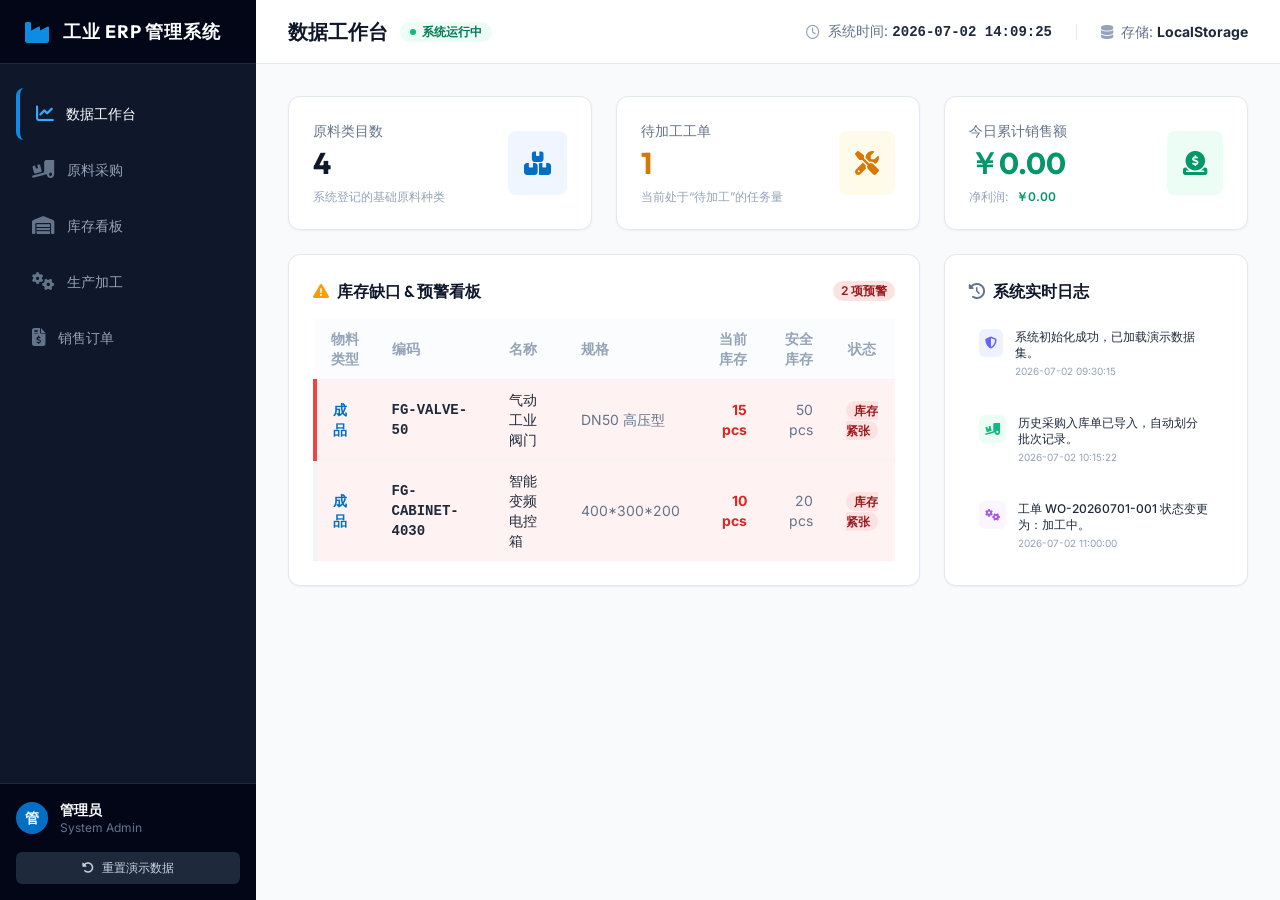
<file: index.html>
<!DOCTYPE html>
<html lang="zh-CN" class="h-full bg-slate-50">
<head>
  <meta charset="UTF-8">
  <meta name="viewport" content="width=device-width, initial-scale=1.0">
  <title>工业生产与销售 ERP 管理系统</title>
  <!-- Tailwind CSS (Local fallback to bypass CORS under file:// protocol) -->
  <script src="tailwind.js"></script>
  <!-- Google Fonts Outfit & Inter -->
  <link href="https://fonts.googleapis.com/css2?family=Inter:wght@300;400;500;600;700&family=Outfit:wght@400;500;600;700&display=swap" rel="stylesheet">
  <!-- FontAwesome Icons -->
  <link href="https://cdnjs.cloudflare.com/ajax/libs/font-awesome/6.4.0/css/all.min.css" rel="stylesheet">
  <!-- Custom tailwind configuration -->
  <script>
    tailwind.config = {
      theme: {
        extend: {
          fontFamily: {
            sans: ['Inter', 'system-ui', '-apple-system', 'sans-serif'],
            display: ['Outfit', 'sans-serif'],
          },
          colors: {
            primary: {
              50: '#f0f7ff',
              100: '#e0effe',
              200: '#bae2fd',
              300: '#7cc8fb',
              400: '#38a9f8',
              500: '#0e8ce4',
              600: '#026fc5',
              700: '#03589f',
              800: '#074b83',
              900: '#0c406e',
              950: '#08294a',
            },
            industrial: {
              50: '#f6f8fa',
              100: '#eaeef2',
              200: '#d5dee6',
              300: '#b2c3d1',
              400: '#87a1b7',
              500: '#65829d',
              600: '#506a83',
              700: '#41556b',
              800: '#384758',
              900: '#313d4b',
              950: '#1d242e',
            }
          }
        }
      }
    }
  </script>
  <link rel="stylesheet" href="style.css">
</head>
<body class="h-full font-sans text-slate-800 flex overflow-hidden">

  <!-- Left Sidebar Navigation -->
  <aside class="w-64 bg-slate-900 text-slate-300 flex flex-col flex-shrink-0 z-20">
    <!-- Brand / Title -->
    <div class="h-16 flex items-center px-6 bg-slate-950 border-b border-slate-800">
      <i class="fa-solid fa-industry text-primary-500 text-2xl mr-3"></i>
      <span class="font-display font-bold text-lg tracking-wider text-white">工业 ERP 管理系统</span>
    </div>

    <!-- Navigation Menu -->
    <nav class="flex-1 px-4 py-6 space-y-1 overflow-y-auto">
      <a href="#" data-view="dashboard" class="nav-item flex items-center px-4 py-3 rounded-lg text-sm font-medium transition-all duration-200 group active-nav text-white bg-slate-800">
        <i class="fa-solid fa-chart-line text-lg mr-3 text-primary-400 group-hover:text-primary-300"></i>
        数据工作台
      </a>
      <a href="#" data-view="procurement" class="nav-item flex items-center px-4 py-3 rounded-lg text-sm font-medium transition-all duration-200 group text-slate-400 hover:text-white hover:bg-slate-800/50">
        <i class="fa-solid fa-truck-ramp-box text-lg mr-3 text-slate-500 group-hover:text-slate-300"></i>
        原料采购
      </a>
      <a href="#" data-view="inventory" class="nav-item flex items-center px-4 py-3 rounded-lg text-sm font-medium transition-all duration-200 group text-slate-400 hover:text-white hover:bg-slate-800/50">
        <i class="fa-solid fa-warehouse text-lg mr-3 text-slate-500 group-hover:text-slate-300"></i>
        库存看板
      </a>
      <a href="#" data-view="manufacturing" class="nav-item flex items-center px-4 py-3 rounded-lg text-sm font-medium transition-all duration-200 group text-slate-400 hover:text-white hover:bg-slate-800/50">
        <i class="fa-solid fa-gears text-lg mr-3 text-slate-500 group-hover:text-slate-300"></i>
        生产加工
      </a>
      <a href="#" data-view="sales" class="nav-item flex items-center px-4 py-3 rounded-lg text-sm font-medium transition-all duration-200 group text-slate-400 hover:text-white hover:bg-slate-800/50">
        <i class="fa-solid fa-file-invoice-dollar text-lg mr-3 text-slate-500 group-hover:text-slate-300"></i>
        销售订单
      </a>
    </nav>

    <!-- Bottom Profile & Operations -->
    <div class="p-4 border-t border-slate-800 bg-slate-950">
      <div class="flex items-center justify-between mb-4">
        <div class="flex items-center space-x-3">
          <div class="w-8 h-8 rounded-full bg-primary-600 flex items-center justify-center text-white font-bold text-sm">
            管
          </div>
          <div>
            <p class="text-sm font-semibold text-white">管理员</p>
            <p class="text-xs text-slate-500">System Admin</p>
          </div>
        </div>
      </div>
      <button id="btn-reset-db" class="w-full bg-slate-800 hover:bg-slate-700 text-slate-300 py-2 px-3 rounded-md text-xs font-medium flex items-center justify-center transition duration-150">
        <i class="fa-solid fa-rotate-left mr-2"></i>
        重置演示数据
      </button>
    </div>
  </aside>

  <!-- Right Main App Area -->
  <div class="flex-1 flex flex-col overflow-hidden">
    <!-- Top Status Bar -->
    <header class="h-16 bg-white border-b border-slate-200 flex items-center justify-between px-8 flex-shrink-0">
      <div class="flex items-center space-x-3">
        <h2 id="header-view-title" class="font-display font-semibold text-xl text-slate-900">数据工作台</h2>
        <span class="px-2.5 py-0.5 rounded-full text-xs font-semibold bg-emerald-50 text-emerald-700 flex items-center">
          <span class="w-1.5 h-1.5 rounded-full bg-emerald-500 mr-1.5 animate-pulse"></span>
          系统运行中
        </span>
      </div>

      <div class="flex items-center space-x-6 text-sm text-slate-500">
        <div class="flex items-center space-x-2">
          <i class="fa-regular fa-clock text-slate-400"></i>
          <span>系统时间: <strong id="system-time" class="text-slate-800 font-mono">2026-07-02 14:09:24</strong></span>
        </div>
        <div class="w-px h-4 bg-slate-200"></div>
        <div class="flex items-center space-x-2">
          <i class="fa-solid fa-database text-slate-400"></i>
          <span>存储: <strong id="storage-indicator" class="text-slate-800">LocalStorage</strong></span>
        </div>
      </div>
    </header>

    <!-- Content Panel -->
    <main class="flex-1 overflow-y-auto bg-slate-50 p-8">
      
      <!-- ==================== VIEW: DASHBOARD ==================== -->
      <div id="view-dashboard" class="view-panel space-y-6">
        <!-- Top Stats Cards -->
        <div class="grid grid-cols-1 md:grid-cols-3 gap-6">
          <div class="bg-white p-6 rounded-xl border border-slate-200 shadow-sm flex items-center justify-between hover:shadow-md transition duration-200">
            <div>
              <p class="text-sm font-medium text-slate-500 mb-1">原料类目数</p>
              <h3 id="stat-raw-materials-count" class="text-3xl font-display font-bold text-slate-900">0</h3>
              <p class="text-xs text-slate-400 mt-2">系统登记的基础原料种类</p>
            </div>
            <div class="p-4 bg-blue-50 rounded-lg text-primary-600">
              <i class="fa-solid fa-boxes-stacked text-2xl"></i>
            </div>
          </div>
          <div class="bg-white p-6 rounded-xl border border-slate-200 shadow-sm flex items-center justify-between hover:shadow-md transition duration-200">
            <div>
              <p class="text-sm font-medium text-slate-500 mb-1">待加工工单</p>
              <h3 id="stat-pending-orders-count" class="text-3xl font-display font-bold text-amber-600">0</h3>
              <p class="text-xs text-slate-400 mt-2">当前处于“待加工”的任务量</p>
            </div>
            <div class="p-4 bg-amber-50 rounded-lg text-amber-600">
              <i class="fa-solid fa-screwdriver-wrench text-2xl"></i>
            </div>
          </div>
          <div class="bg-white p-6 rounded-xl border border-slate-200 shadow-sm flex items-center justify-between hover:shadow-md transition duration-200">
            <div>
              <p class="text-sm font-medium text-slate-500 mb-1">今日累计销售额</p>
              <h3 id="stat-today-sales" class="text-3xl font-display font-bold text-emerald-600">￥0.00</h3>
              <div class="text-xs text-slate-400 mt-2 flex items-center space-x-2">
                <span>净利润:</span>
                <span id="stat-today-profit" class="font-semibold text-emerald-600">￥0.00</span>
              </div>
            </div>
            <div class="p-4 bg-emerald-50 rounded-lg text-emerald-600">
              <i class="fa-solid fa-circle-dollar-to-slot text-2xl"></i>
            </div>
          </div>
        </div>

        <div class="grid grid-cols-1 lg:grid-cols-3 gap-6">
          <!-- Left: Stock Warnings -->
          <div class="bg-white p-6 rounded-xl border border-slate-200 shadow-sm lg:col-span-2 flex flex-col">
            <div class="flex items-center justify-between mb-4">
              <h4 class="font-display font-semibold text-base text-slate-900 flex items-center">
                <i class="fa-solid fa-triangle-exclamation text-amber-500 mr-2"></i>
                库存缺口 & 预警看板
              </h4>
              <span id="dashboard-warning-count" class="px-2 py-0.5 rounded-full text-xs font-semibold bg-red-100 text-red-800">
                0 项预警
              </span>
            </div>
            <div class="flex-1 overflow-x-auto">
              <table class="w-full text-left border-collapse text-sm">
                <thead>
                  <tr class="border-b border-slate-100 text-slate-400 font-medium bg-slate-50/50">
                    <th class="py-2.5 px-4">物料类型</th>
                    <th class="py-2.5 px-4">编码</th>
                    <th class="py-2.5 px-4">名称</th>
                    <th class="py-2.5 px-4">规格</th>
                    <th class="py-2.5 px-4 text-right">当前库存</th>
                    <th class="py-2.5 px-4 text-right">安全库存</th>
                    <th class="py-2.5 px-4 text-center">状态</th>
                  </tr>
                </thead>
                <tbody id="dashboard-warnings-tbody" class="divide-y divide-slate-100">
                  <!-- Warning rows go here -->
                </tbody>
              </table>
            </div>
          </div>

          <!-- Right: Recent Activities -->
          <div class="bg-white p-6 rounded-xl border border-slate-200 shadow-sm flex flex-col">
            <h4 class="font-display font-semibold text-base text-slate-900 mb-4 flex items-center">
              <i class="fa-solid fa-clock-rotate-left text-slate-500 mr-2"></i>
              系统实时日志
            </h4>
            <div class="flex-1 overflow-y-auto max-h-[300px] space-y-4 pr-1" id="dashboard-activity-log">
              <!-- Logs dynamic -->
            </div>
          </div>
        </div>
      </div>

      <!-- ==================== VIEW: PROCUREMENT ==================== -->
      <div id="view-procurement" class="view-panel space-y-6 hidden">
        <!-- Add Procurement Form -->
        <div class="bg-white p-6 rounded-xl border border-slate-200 shadow-sm">
          <h3 class="font-display font-semibold text-lg text-slate-900 mb-4 flex items-center">
            <i class="fa-solid fa-plus-circle text-primary-500 mr-2"></i>
            录入采购入库单
          </h3>
          <form id="form-procurement" class="space-y-6">
            <div class="grid grid-cols-1 md:grid-cols-3 gap-6">
              <div>
                <label class="block text-sm font-medium text-slate-700 mb-1">供应商 <span class="text-red-500">*</span></label>
                <div class="flex space-x-2">
                  <select id="procure-supplier" class="flex-1 rounded-lg border-slate-200 bg-slate-50 px-3 py-2 text-sm focus:border-primary-500 focus:bg-white focus:outline-none focus:ring-1 focus:ring-primary-500 border" required>
                    <option value="">-- 请选择供应商 --</option>
                  </select>
                  <button type="button" onclick="showModal('modal-add-supplier')" class="bg-slate-100 hover:bg-slate-200 text-slate-600 px-3 rounded-lg border border-slate-200" title="新增供应商">
                    <i class="fa-solid fa-plus"></i>
                  </button>
                </div>
              </div>
              <div>
                <label class="block text-sm font-medium text-slate-700 mb-1">入库日期 <span class="text-red-500">*</span></label>
                <input type="date" id="procure-date" class="w-full rounded-lg border-slate-200 bg-slate-50 px-3 py-2 text-sm focus:border-primary-500 focus:bg-white focus:outline-none focus:ring-1 focus:ring-primary-500 border" required>
              </div>
              <div>
                <label class="block text-sm font-medium text-slate-700 mb-1">操作员</label>
                <input type="text" class="w-full rounded-lg border-slate-200 bg-slate-100 px-3 py-2 text-sm border text-slate-500" value="管理员" readonly>
              </div>
            </div>

            <!-- Materials Multi-row Entry -->
            <div class="border-t border-slate-100 pt-6">
              <div class="flex items-center justify-between mb-4">
                <span class="text-sm font-semibold text-slate-900">入库原料明细</span>
                <button type="button" id="btn-procure-add-row" class="text-xs font-semibold text-primary-600 hover:text-primary-700 flex items-center">
                  <i class="fa-solid fa-plus mr-1"></i> 添加原料行
                </button>
              </div>

              <div class="overflow-x-auto">
                <table class="w-full text-left border-collapse text-sm">
                  <thead>
                    <tr class="border-b border-slate-200 text-slate-500 bg-slate-50 font-medium">
                      <th class="py-2.5 px-4 w-1/3">原料名称 <span class="text-red-500">*</span></th>
                      <th class="py-2.5 px-4">采购单价 (元) <span class="text-red-500">*</span></th>
                      <th class="py-2.5 px-4">采购数量 <span class="text-red-500">*</span></th>
                      <th class="py-2.5 px-4 text-right">金额小计 (元)</th>
                      <th class="py-2.5 px-4 w-16 text-center">操作</th>
                    </tr>
                  </thead>
                  <tbody id="procure-items-tbody" class="divide-y divide-slate-100">
                    <!-- Row templates will be added here -->
                  </tbody>
                  <tfoot>
                    <tr class="bg-slate-50/50 font-bold border-t border-slate-200">
                      <td colspan="3" class="py-3 px-4 text-right text-slate-600">总计金额:</td>
                      <td id="procure-total-amount" class="py-3 px-4 text-right text-primary-700">￥0.00</td>
                      <td></td>
                    </tr>
                  </tfoot>
                </table>
              </div>
            </div>

            <div class="flex justify-end space-x-3 border-t border-slate-100 pt-4">
              <button type="reset" class="px-5 py-2 border border-slate-200 rounded-lg text-sm text-slate-500 hover:bg-slate-50">清空表单</button>
              <button type="submit" class="px-5 py-2 bg-primary-600 hover:bg-primary-700 text-white rounded-lg text-sm font-semibold shadow-sm transition duration-150">确认采购入库</button>
            </div>
          </form>
        </div>

        <!-- Procurement History -->
        <div class="bg-white p-6 rounded-xl border border-slate-200 shadow-sm">
          <div class="flex flex-col md:flex-row md:items-center md:justify-between mb-6 space-y-3 md:space-y-0">
            <h3 class="font-display font-semibold text-lg text-slate-900">采购历史明细表</h3>
            <div class="flex items-center space-x-3">
              <select id="filter-procure-supplier" class="rounded-lg border-slate-200 bg-slate-50 px-3 py-1.5 text-xs border focus:outline-none focus:ring-1 focus:ring-primary-500">
                <option value="">-- 所有供应商 --</option>
              </select>
              <input type="text" id="filter-procure-search" placeholder="搜索批次/原料名称" class="rounded-lg border-slate-200 bg-slate-50 px-3 py-1.5 text-xs border focus:outline-none focus:ring-1 focus:ring-primary-500 w-48">
            </div>
          </div>
          <div class="overflow-x-auto">
            <table class="w-full text-left border-collapse text-sm">
              <thead>
                <tr class="border-b border-slate-200 bg-slate-50 text-slate-500 font-medium">
                  <th class="py-3 px-4">入库时间</th>
                  <th class="py-3 px-4">入库批次号</th>
                  <th class="py-3 px-4">供应商</th>
                  <th class="py-3 px-4">原料名称</th>
                  <th class="py-3 px-4">规格</th>
                  <th class="py-3 px-4 text-right">单价 (元)</th>
                  <th class="py-3 px-4 text-right">采购数</th>
                  <th class="py-3 px-4 text-right">合计金额</th>
                </tr>
              </thead>
              <tbody id="procure-history-tbody" class="divide-y divide-slate-100">
                <!-- Data injected dynamically -->
              </tbody>
            </table>
          </div>
        </div>
      </div>

      <!-- ==================== VIEW: INVENTORY ==================== -->
      <div id="view-inventory" class="view-panel space-y-6 hidden">
        <!-- Tabs & Summary -->
        <div class="flex items-center justify-between border-b border-slate-200 pb-3">
          <div class="flex space-x-2">
            <button id="tab-inv-raw" class="px-5 py-2 bg-primary-600 text-white text-sm font-semibold rounded-lg shadow-sm">
              原料仓储看板
            </button>
            <button id="tab-inv-finished" class="px-5 py-2 bg-white border border-slate-200 text-slate-600 hover:bg-slate-50 text-sm font-semibold rounded-lg">
              成品仓储看板
            </button>
          </div>
          <div class="text-xs text-slate-500 bg-amber-50 border border-amber-200 p-2 rounded-lg flex items-center">
            <i class="fa-solid fa-circle-info text-amber-600 mr-2"></i>
            物料库存低于安全存量时，对应数据行自动触发红色预警底色。
          </div>
        </div>

        <!-- Raw Materials Inventory Dashboard -->
        <div id="panel-inv-raw" class="bg-white p-6 rounded-xl border border-slate-200 shadow-sm">
          <h3 class="font-display font-semibold text-lg text-slate-900 mb-4 flex items-center">
            <i class="fa-solid fa-boxes-stacked text-primary-500 mr-2"></i>
            原料实时库存列表
          </h3>
          <div class="overflow-x-auto">
            <table class="w-full text-left border-collapse text-sm">
              <thead>
                <tr class="border-b border-slate-200 bg-slate-50 text-slate-500 font-medium">
                  <th class="py-3 px-4">原料编码</th>
                  <th class="py-3 px-4">原料名称</th>
                  <th class="py-3 px-4">规格</th>
                  <th class="py-3 px-4">单位</th>
                  <th class="py-3 px-4 text-right">当前库存量</th>
                  <th class="py-3 px-4 text-right">安全库存线</th>
                  <th class="py-3 px-4 text-center">预警状态</th>
                  <th class="py-3 px-4">货位</th>
                  <th class="py-3 px-4 text-center">批次明细</th>
                </tr>
              </thead>
              <tbody id="inventory-raw-tbody" class="divide-y divide-slate-100">
                <!-- Dynamic raw inventory -->
              </tbody>
            </table>
          </div>

          <!-- Raw batches sub-table -->
          <div id="raw-batches-subpanel" class="mt-8 border-t border-slate-200 pt-6 hidden">
            <div class="flex items-center justify-between mb-4">
              <h4 class="font-display font-semibold text-base text-slate-800">
                原料批次跟踪: <span id="trace-raw-material-name" class="text-primary-600">钢材</span>
              </h4>
              <button onclick="hideElement('raw-batches-subpanel')" class="text-xs text-slate-400 hover:text-slate-600">
                <i class="fa-solid fa-times mr-1"></i> 收起
              </button>
            </div>
            <table class="w-full text-left border-collapse text-sm bg-slate-50 rounded-lg">
              <thead>
                <tr class="border-b border-slate-100 text-slate-500 font-medium">
                  <th class="py-2.5 px-4">采购批次号</th>
                  <th class="py-2.5 px-4">入库日期</th>
                  <th class="py-2.5 px-4 text-right">入库数量</th>
                  <th class="py-2.5 px-4 text-right">当前剩余数量</th>
                  <th class="py-2.5 px-4 text-right">采购单价</th>
                  <th class="py-2.5 px-4">供应商</th>
                </tr>
              </thead>
              <tbody id="raw-batches-tbody" class="divide-y divide-slate-100 text-slate-600">
                <!-- Batch items -->
              </tbody>
            </table>
          </div>
        </div>

        <!-- Finished Goods Inventory Dashboard -->
        <div id="panel-inv-finished" class="bg-white p-6 rounded-xl border border-slate-200 shadow-sm hidden">
          <h3 class="font-display font-semibold text-lg text-slate-900 mb-4 flex items-center">
            <i class="fa-solid fa-cube text-primary-500 mr-2"></i>
            成品真实库存列表
          </h3>
          <div class="overflow-x-auto">
            <table class="w-full text-left border-collapse text-sm">
              <thead>
                <tr class="border-b border-slate-200 bg-slate-50 text-slate-500 font-medium">
                  <th class="py-3 px-4">成品编码</th>
                  <th class="py-3 px-4">成品名称</th>
                  <th class="py-3 px-4">规格</th>
                  <th class="py-3 px-4">单位</th>
                  <th class="py-3 px-4 text-right">当前总库存</th>
                  <th class="py-3 px-4 text-right">安全库存线</th>
                  <th class="py-3 px-4 text-center">预警状态</th>
                  <th class="py-3 px-4">货位</th>
                  <th class="py-3 px-4 text-center">批次追溯</th>
                </tr>
              </thead>
              <tbody id="inventory-finished-tbody" class="divide-y divide-slate-100">
                <!-- Dynamic finished goods inventory -->
              </tbody>
            </table>
          </div>

          <!-- Finished batches sub-table -->
          <div id="finished-batches-subpanel" class="mt-8 border-t border-slate-200 pt-6 hidden">
            <div class="flex items-center justify-between mb-4">
              <h4 class="font-display font-semibold text-base text-slate-800">
                成品库存批次明细: <span id="trace-finished-product-name" class="text-primary-600">成品A</span>
              </h4>
              <button onclick="hideElement('finished-batches-subpanel')" class="text-xs text-slate-400 hover:text-slate-600">
                <i class="fa-solid fa-times mr-1"></i> 收起
              </button>
            </div>
            <table class="w-full text-left border-collapse text-sm bg-slate-50 rounded-lg">
              <thead>
                <tr class="border-b border-slate-100 text-slate-500 font-medium">
                  <th class="py-2.5 px-4">生产加工批次号</th>
                  <th class="py-2.5 px-4">完工日期</th>
                  <th class="py-2.5 px-4 text-right">完工数量</th>
                  <th class="py-2.5 px-4 text-right">当前剩余数量</th>
                  <th class="py-2.5 px-4 text-right">单位加工成本</th>
                  <th class="py-2.5 px-4 text-center">操作</th>
                </tr>
              </thead>
              <tbody id="finished-batches-tbody" class="divide-y divide-slate-100 text-slate-600">
                <!-- Batch items -->
              </tbody>
            </table>
          </div>
        </div>
      </div>

      <!-- ==================== VIEW: MANUFACTURING ==================== -->
      <div id="view-manufacturing" class="view-panel space-y-6 hidden">
        <!-- BOM Specifications -->
        <div class="bg-white p-6 rounded-xl border border-slate-200 shadow-sm">
          <div class="flex justify-between items-center mb-4">
            <h3 class="font-display font-semibold text-lg text-slate-900 flex items-center">
              <i class="fa-solid fa-list-check text-primary-500 mr-2"></i>
              BOM（物料清单）配比设定
            </h3>
            <button onclick="showModal('modal-edit-bom')" class="bg-primary-600 hover:bg-primary-700 text-white px-3 py-1.5 rounded-lg text-xs font-semibold shadow-sm transition">
              <i class="fa-solid fa-gear mr-1"></i> 配置 BOM 配比
            </button>
          </div>
          <div class="grid grid-cols-1 md:grid-cols-2 gap-6" id="bom-list-container">
            <!-- Dynamic BOM display cards -->
          </div>
        </div>

        <!-- Issue Production Order -->
        <div class="bg-white p-6 rounded-xl border border-slate-200 shadow-sm">
          <h3 class="font-display font-semibold text-lg text-slate-900 mb-4 flex items-center">
            <i class="fa-solid fa-plus-circle text-primary-500 mr-2"></i>
            创建加工工单
          </h3>
          <form id="form-production" class="grid grid-cols-1 md:grid-cols-4 gap-6 items-end">
            <div>
              <label class="block text-sm font-medium text-slate-700 mb-1">待生产成品 <span class="text-red-500">*</span></label>
              <select id="prod-finished-good" class="w-full rounded-lg border-slate-200 bg-slate-50 px-3 py-2 text-sm focus:border-primary-500 focus:bg-white focus:outline-none focus:ring-1 focus:ring-primary-500 border" required>
                <option value="">-- 请选择产出成品 --</option>
              </select>
            </div>
            <div>
              <label class="block text-sm font-medium text-slate-700 mb-1">加工数量 <span class="text-red-500">*</span></label>
              <input type="number" min="1" step="1" id="prod-qty" placeholder="输入计划生产数" class="w-full rounded-lg border-slate-200 bg-slate-50 px-3 py-2 text-sm focus:border-primary-500 focus:bg-white focus:outline-none focus:ring-1 focus:ring-primary-500 border" required>
            </div>
            <div>
              <label class="block text-sm font-medium text-slate-700 mb-1">加工车间</label>
              <input type="text" class="w-full rounded-lg border-slate-200 bg-slate-100 px-3 py-2 text-sm border text-slate-500" value="第一装配车间" readonly>
            </div>
            <div>
              <button type="submit" class="w-full px-5 py-2 bg-primary-600 hover:bg-primary-700 text-white rounded-lg text-sm font-semibold shadow-sm transition duration-150 h-10 flex items-center justify-center">
                <i class="fa-solid fa-file-invoice mr-2"></i> 创建工单
              </button>
            </div>
          </form>
        </div>

        <!-- Production Work Orders Table -->
        <div class="bg-white p-6 rounded-xl border border-slate-200 shadow-sm">
          <h3 class="font-display font-semibold text-lg text-slate-900 mb-4">生产工单加工日志</h3>
          <div class="overflow-x-auto">
            <table class="w-full text-left border-collapse text-sm">
              <thead>
                <tr class="border-b border-slate-200 bg-slate-50 text-slate-500 font-medium">
                  <th class="py-3 px-4">工单号</th>
                  <th class="py-3 px-4">产出成品</th>
                  <th class="py-3 px-4">规格</th>
                  <th class="py-3 px-4 text-right">计划加工数</th>
                  <th class="py-3 px-4 text-center">状态</th>
                  <th class="py-3 px-4">创建时间</th>
                  <th class="py-3 px-4 w-72">操作与联动检验</th>
                </tr>
              </thead>
              <tbody id="production-orders-tbody" class="divide-y divide-slate-100">
                <!-- Production lists -->
              </tbody>
            </table>
          </div>
        </div>
      </div>

      <!-- ==================== VIEW: SALES ==================== -->
      <div id="view-sales" class="view-panel space-y-6 hidden">
        <!-- Add Sales Order Form -->
        <div class="bg-white p-6 rounded-xl border border-slate-200 shadow-sm">
          <h3 class="font-display font-semibold text-lg text-slate-900 mb-4 flex items-center">
            <i class="fa-solid fa-plus-circle text-primary-500 mr-2"></i>
            录入销售订单（FIFO 出库）
          </h3>
          <form id="form-sales" class="space-y-6">
            <div class="grid grid-cols-1 md:grid-cols-4 gap-6">
              <div>
                <label class="block text-sm font-medium text-slate-700 mb-1">客户名称 <span class="text-red-500">*</span></label>
                <div class="flex space-x-2">
                  <select id="sales-customer" class="flex-1 rounded-lg border-slate-200 bg-slate-50 px-3 py-2 text-sm focus:border-primary-500 focus:bg-white focus:outline-none focus:ring-1 focus:ring-primary-500 border" required>
                    <option value="">-- 选择客户 --</option>
                  </select>
                  <button type="button" onclick="showModal('modal-add-customer')" class="bg-slate-100 hover:bg-slate-200 text-slate-600 px-3 rounded-lg border border-slate-200" title="新增客户">
                    <i class="fa-solid fa-plus"></i>
                  </button>
                </div>
              </div>
              <div>
                <label class="block text-sm font-medium text-slate-700 mb-1">销售成品 <span class="text-red-500">*</span></label>
                <select id="sales-finished-good" class="w-full rounded-lg border-slate-200 bg-slate-50 px-3 py-2 text-sm focus:border-primary-500 focus:bg-white focus:outline-none focus:ring-1 focus:ring-primary-500 border" required>
                  <option value="">-- 选择要销售的成品 --</option>
                </select>
              </div>
              <div>
                <label class="block text-sm font-medium text-slate-700 mb-1">销售单价 (元) <span class="text-red-500">*</span></label>
                <input type="number" min="0.01" step="0.01" id="sales-price" placeholder="销售售价" class="w-full rounded-lg border-slate-200 bg-slate-50 px-3 py-2 text-sm focus:border-primary-500 focus:bg-white focus:outline-none focus:ring-1 focus:ring-primary-500 border" required>
              </div>
              <div>
                <label class="block text-sm font-medium text-slate-700 mb-1">销售数量 <span class="text-red-500">*</span></label>
                <input type="number" min="1" step="1" id="sales-qty" placeholder="购买数量" class="w-full rounded-lg border-slate-200 bg-slate-50 px-3 py-2 text-sm focus:border-primary-500 focus:bg-white focus:outline-none focus:ring-1 focus:ring-primary-500 border" required>
              </div>
            </div>

            <!-- Real-time estimation alert -->
            <div id="sales-est-panel" class="hidden text-xs bg-slate-50 border border-slate-200 p-3 rounded-lg flex flex-col md:flex-row md:items-center justify-between">
              <div>
                <span class="text-slate-500">成品当前库存总计: </span>
                <strong id="sales-est-stock" class="text-slate-800 mr-4">0 pcs</strong>
                <span class="text-slate-500">预计订单总额: </span>
                <strong id="sales-est-total" class="text-primary-600 font-bold mr-4">￥0.00</strong>
              </div>
              <div id="sales-error-msg" class="text-red-600 font-semibold mt-1 md:mt-0">
                <!-- Real-time stock validations -->
              </div>
            </div>

            <div class="flex justify-end space-x-3 border-t border-slate-100 pt-4">
              <button type="reset" class="px-5 py-2 border border-slate-200 rounded-lg text-sm text-slate-500 hover:bg-slate-50">重置表单</button>
              <button type="submit" id="btn-sales-submit" class="px-5 py-2 bg-primary-600 hover:bg-primary-700 text-white rounded-lg text-sm font-semibold shadow-sm transition duration-150">确认销售发货</button>
            </div>
          </form>
        </div>

        <!-- Sales History -->
        <div class="bg-white p-6 rounded-xl border border-slate-200 shadow-sm">
          <div class="flex items-center justify-between mb-4">
            <h3 class="font-display font-semibold text-lg text-slate-900">销售订单历史与利润结算表</h3>
            <span class="text-xs text-slate-400">系统自动按照 FIFO 完工批次成本结算各单利润。</span>
          </div>
          <div class="overflow-x-auto">
            <table class="w-full text-left border-collapse text-sm">
              <thead>
                <tr class="border-b border-slate-200 bg-slate-50 text-slate-500 font-medium">
                  <th class="py-3 px-4">订单号</th>
                  <th class="py-3 px-4">销售日期</th>
                  <th class="py-3 px-4">客户</th>
                  <th class="py-3 px-4">成品名称</th>
                  <th class="py-3 px-4">规格</th>
                  <th class="py-3 px-4 text-right">单价 (元)</th>
                  <th class="py-3 px-4 text-right">数量</th>
                  <th class="py-3 px-4 text-right">总销额 (元)</th>
                  <th class="py-3 px-4 text-right">销货成本</th>
                  <th class="py-3 px-4 text-right text-emerald-700">净利润</th>
                  <th class="py-3 px-4">出库批次</th>
                </tr>
              </thead>
              <tbody id="sales-history-tbody" class="divide-y divide-slate-100">
                <!-- Sales orders dynamic -->
              </tbody>
            </table>
          </div>
        </div>
      </div>
      
    </main>
  </div>

  <!-- ==================== MODAL: SUPPLIER ADD ==================== -->
  <div id="modal-add-supplier" class="fixed inset-0 bg-slate-950/50 flex items-center justify-center hidden z-50 transition duration-200">
    <div class="bg-white w-full max-w-md p-6 rounded-xl shadow-lg border border-slate-100 scale-95 transition">
      <div class="flex items-center justify-between mb-4 border-b border-slate-100 pb-3">
        <h3 class="font-display font-semibold text-lg text-slate-900">添加供应商</h3>
        <button onclick="closeModal('modal-add-supplier')" class="text-slate-400 hover:text-slate-600"><i class="fa-solid fa-times"></i></button>
      </div>
      <form id="form-add-supplier" class="space-y-4">
        <div>
          <label class="block text-sm font-medium text-slate-700 mb-1">供应商名称 <span class="text-red-500">*</span></label>
          <input type="text" id="supplier-name" class="w-full rounded-lg border-slate-200 bg-slate-50 px-3 py-2 text-sm focus:border-primary-500 focus:bg-white focus:outline-none focus:ring-1 focus:ring-primary-500 border" required>
        </div>
        <div>
          <label class="block text-sm font-medium text-slate-700 mb-1">联系人</label>
          <input type="text" id="supplier-contact" class="w-full rounded-lg border-slate-200 bg-slate-50 px-3 py-2 text-sm focus:border-primary-500 focus:bg-white focus:outline-none focus:ring-1 focus:ring-primary-500 border">
        </div>
        <div>
          <label class="block text-sm font-medium text-slate-700 mb-1">联系电话</label>
          <input type="text" id="supplier-phone" class="w-full rounded-lg border-slate-200 bg-slate-50 px-3 py-2 text-sm focus:border-primary-500 focus:bg-white focus:outline-none focus:ring-1 focus:ring-primary-500 border">
        </div>
        <div class="flex justify-end space-x-2 pt-4 border-t border-slate-100">
          <button type="button" onclick="closeModal('modal-add-supplier')" class="px-4 py-2 border border-slate-200 rounded-lg text-sm text-slate-500 hover:bg-slate-50">取消</button>
          <button type="submit" class="px-4 py-2 bg-primary-600 hover:bg-primary-700 text-white rounded-lg text-sm font-semibold shadow-sm">保存供应商</button>
        </div>
      </form>
    </div>
  </div>

  <!-- ==================== MODAL: CUSTOMER ADD ==================== -->
  <div id="modal-add-customer" class="fixed inset-0 bg-slate-950/50 flex items-center justify-center hidden z-50 transition duration-200">
    <div class="bg-white w-full max-w-md p-6 rounded-xl shadow-lg border border-slate-100 scale-95 transition">
      <div class="flex items-center justify-between mb-4 border-b border-slate-100 pb-3">
        <h3 class="font-display font-semibold text-lg text-slate-900">添加客户</h3>
        <button onclick="closeModal('modal-add-customer')" class="text-slate-400 hover:text-slate-600"><i class="fa-solid fa-times"></i></button>
      </div>
      <form id="form-add-customer" class="space-y-4">
        <div>
          <label class="block text-sm font-medium text-slate-700 mb-1">客户名称 <span class="text-red-500">*</span></label>
          <input type="text" id="customer-name" class="w-full rounded-lg border-slate-200 bg-slate-50 px-3 py-2 text-sm focus:border-primary-500 focus:bg-white focus:outline-none focus:ring-1 focus:ring-primary-500 border" required>
        </div>
        <div>
          <label class="block text-sm font-medium text-slate-700 mb-1">联系人</label>
          <input type="text" id="customer-contact" class="w-full rounded-lg border-slate-200 bg-slate-50 px-3 py-2 text-sm focus:border-primary-500 focus:bg-white focus:outline-none focus:ring-1 focus:ring-primary-500 border">
        </div>
        <div>
          <label class="block text-sm font-medium text-slate-700 mb-1">联系电话</label>
          <input type="text" id="customer-phone" class="w-full rounded-lg border-slate-200 bg-slate-50 px-3 py-2 text-sm focus:border-primary-500 focus:bg-white focus:outline-none focus:ring-1 focus:ring-primary-500 border">
        </div>
        <div class="flex justify-end space-x-2 pt-4 border-t border-slate-100">
          <button type="button" onclick="closeModal('modal-add-customer')" class="px-4 py-2 border border-slate-200 rounded-lg text-sm text-slate-500 hover:bg-slate-50">取消</button>
          <button type="submit" class="px-4 py-2 bg-primary-600 hover:bg-primary-700 text-white rounded-lg text-sm font-semibold shadow-sm">保存客户</button>
        </div>
      </form>
    </div>
  </div>

  <!-- ==================== MODAL: EDIT BOM ==================== -->
  <div id="modal-edit-bom" class="fixed inset-0 bg-slate-950/50 flex items-center justify-center hidden z-50 transition duration-200">
    <div class="bg-white w-full max-w-lg p-6 rounded-xl shadow-lg border border-slate-100 scale-95 transition">
      <div class="flex items-center justify-between mb-4 border-b border-slate-100 pb-3">
        <h3 class="font-display font-semibold text-lg text-slate-900">BOM 配比关系配置</h3>
        <button onclick="closeModal('modal-edit-bom')" class="text-slate-400 hover:text-slate-600"><i class="fa-solid fa-times"></i></button>
      </div>
      <form id="form-edit-bom" class="space-y-4">
        <div>
          <label class="block text-sm font-medium text-slate-700 mb-1">目标生产成品 <span class="text-red-500">*</span></label>
          <select id="bom-target-finished-good" class="w-full rounded-lg border-slate-200 bg-slate-50 px-3 py-2 text-sm focus:border-primary-500 focus:bg-white focus:outline-none focus:ring-1 focus:ring-primary-500 border" required>
            <option value="">-- 选择目标成品 --</option>
          </select>
        </div>
        
        <div class="border-t border-slate-100 pt-4">
          <div class="flex items-center justify-between mb-3">
            <span class="text-sm font-semibold text-slate-800">原料配比清单</span>
            <button type="button" id="btn-bom-add-row" class="text-xs text-primary-600 hover:text-primary-700 flex items-center">
              <i class="fa-solid fa-plus mr-1"></i> 添加所需原料
            </button>
          </div>
          <div class="max-h-60 overflow-y-auto pr-1">
            <table class="w-full text-left border-collapse text-sm">
              <thead>
                <tr class="border-b border-slate-200 text-slate-500 bg-slate-50 font-medium">
                  <th class="py-2 px-3 w-3/5">所需原料</th>
                  <th class="py-2 px-3">用量配比 (1成品耗用量)</th>
                  <th class="py-2 px-3 text-center w-16">操作</th>
                </tr>
              </thead>
              <tbody id="bom-items-tbody">
                <!-- Dynamic BOM edit rows -->
              </tbody>
            </table>
          </div>
        </div>

        <div class="flex justify-end space-x-2 pt-4 border-t border-slate-100">
          <button type="button" onclick="closeModal('modal-edit-bom')" class="px-4 py-2 border border-slate-200 rounded-lg text-sm text-slate-500 hover:bg-slate-50">取消</button>
          <button type="submit" class="px-4 py-2 bg-primary-600 hover:bg-primary-700 text-white rounded-lg text-sm font-semibold shadow-sm">保存 BOM 配置</button>
        </div>
      </form>
    </div>
  </div>

  <!-- ==================== MODAL: DRILL DOWN BATCH TRACING ==================== -->
  <div id="modal-drilldown" class="fixed inset-0 bg-slate-950/50 flex items-center justify-center hidden z-50 transition duration-200">
    <div class="bg-white w-full max-w-2xl p-6 rounded-xl shadow-lg border border-slate-100 scale-95 transition">
      <div class="flex items-center justify-between mb-4 border-b border-slate-100 pb-3">
        <div class="flex items-center space-x-2">
          <span class="p-1.5 bg-emerald-50 text-emerald-700 rounded-lg"><i class="fa-solid fa-route"></i></span>
          <h3 class="font-display font-semibold text-lg text-slate-900">成品批次质量追溯卡</h3>
        </div>
        <button onclick="closeModal('modal-drilldown')" class="text-slate-400 hover:text-slate-600"><i class="fa-solid fa-times"></i></button>
      </div>

      <div class="space-y-6">
        <!-- Trace Header Summary -->
        <div class="grid grid-cols-2 gap-4 bg-slate-50 p-4 rounded-lg text-sm">
          <div>
            <p class="text-slate-400 text-xs">追溯成品批次号</p>
            <p id="trace-modal-batch-no" class="font-mono font-bold text-slate-800">MFG-20260702-001</p>
          </div>
          <div>
            <p class="text-slate-400 text-xs">完工产出成品</p>
            <p id="trace-modal-finished-name" class="font-semibold text-slate-800">工业阀门 (DN50)</p>
          </div>
          <div>
            <p class="text-slate-400 text-xs">生产完工日期</p>
            <p id="trace-modal-date" class="text-slate-800">2026-07-02</p>
          </div>
          <div>
            <p class="text-slate-400 text-xs">当前批次库存</p>
            <p id="trace-modal-qty" class="text-slate-800">10 pcs (初始 10 pcs)</p>
          </div>
        </div>

        <!-- Trace Raw Materials Used -->
        <div>
          <h4 class="text-sm font-semibold text-slate-900 mb-3 flex items-center">
            <i class="fa-solid fa-boxes-packing text-primary-500 mr-2"></i>
            原料批次耗用明细
          </h4>
          <div class="overflow-x-auto border border-slate-100 rounded-lg">
            <table class="w-full text-left border-collapse text-xs">
              <thead>
                <tr class="bg-slate-50 border-b border-slate-100 text-slate-500 font-medium">
                  <th class="py-2.5 px-3">原料名称</th>
                  <th class="py-2.5 px-3">规格型号</th>
                  <th class="py-2.5 px-3">消耗原料批次号</th>
                  <th class="py-2.5 px-3 text-right">消耗数量</th>
                  <th class="py-2.5 px-3 text-right">原料批次采购单价</th>
                  <th class="py-2.5 px-3">采购供应商</th>
                </tr>
              </thead>
              <tbody id="trace-modal-materials-tbody" class="divide-y divide-slate-100 text-slate-600">
                <!-- Injected via JS -->
              </tbody>
            </table>
          </div>
        </div>

        <!-- Dynamic traceability flowchart using pure CSS -->
        <div>
          <h4 class="text-sm font-semibold text-slate-900 mb-3">溯源图谱可视化</h4>
          <div class="bg-slate-50 p-4 rounded-lg flex flex-col md:flex-row items-center justify-between space-y-4 md:space-y-0 text-xs">
            <div class="flex flex-col items-center p-3 bg-white border border-slate-200 rounded-lg shadow-sm w-full md:w-1/3 text-center">
              <i class="fa-solid fa-truck text-amber-500 text-lg mb-1"></i>
              <span class="font-bold text-slate-700">1. 原料采购入库</span>
              <span id="flow-suppliers" class="text-[10px] text-slate-400 mt-1">供应商批次</span>
            </div>
            
            <div class="text-slate-400 hidden md:block"><i class="fa-solid fa-circle-chevron-right text-lg"></i></div>
            
            <div class="flex flex-col items-center p-3 bg-white border border-slate-200 rounded-lg shadow-sm w-full md:w-1/3 text-center">
              <i class="fa-solid fa-gears text-primary-500 text-lg mb-1"></i>
              <span class="font-bold text-slate-700">2. 生产加工 (BOM)</span>
              <span id="flow-materials" class="text-[10px] text-slate-400 mt-1">原料批次扣减</span>
            </div>
            
            <div class="text-slate-400 hidden md:block"><i class="fa-solid fa-circle-chevron-right text-lg"></i></div>
            
            <div class="flex flex-col items-center p-3 bg-white border border-slate-200 rounded-lg shadow-sm w-full md:w-1/3 text-center">
              <i class="fa-solid fa-cube text-emerald-500 text-lg mb-1"></i>
              <span class="font-bold text-slate-700">3. 成品完工入库</span>
              <span id="flow-finished" class="text-[10px] text-slate-400 mt-1">成品批次就绪</span>
            </div>
          </div>
        </div>
      </div>

      <div class="flex justify-end pt-4 mt-6 border-t border-slate-100">
        <button onclick="closeModal('modal-drilldown')" class="px-5 py-2 bg-slate-800 hover:bg-slate-700 text-white text-sm font-semibold rounded-lg shadow-sm">
          关闭溯源卡
        </button>
      </div>
    </div>
  </div>

  <script src="app.js"></script>
</body>
</html>
</file>
<file: style.css>
/* Custom Google font weights fallback */
body {
  font-family: 'Inter', -apple-system, BlinkMacSystemFont, "Segoe UI", Roboto, Helvetica, Arial, sans-serif;
  -webkit-font-smoothing: antialiased;
  -moz-osx-font-smoothing: grayscale;
}

h1, h2, h3, h4, h5, h6, .font-display {
  font-family: 'Outfit', sans-serif;
}

/* Nav Item styling */
.nav-item {
  transition: all 0.2s cubic-bezier(0.4, 0, 0.2, 1);
}

.active-nav {
  color: #ffffff !important;
  background-color: #0f172a !important; /* slate-800 */
  border-left: 4px solid #0e8ce4 !important; /* primary-500 */
}

/* Custom Scrollbar for sleek layout */
::-webkit-scrollbar {
  width: 6px;
  height: 6px;
}

::-webkit-scrollbar-track {
  background: #f1f5f9; /* slate-100 */
}

::-webkit-scrollbar-thumb {
  background: #cbd5e1; /* slate-300 */
  border-radius: 4px;
}

::-webkit-scrollbar-thumb:hover {
  background: #94a3b8; /* slate-400 */
}

/* Row Alert styles */
.row-warning {
  background-color: #fef2f2 !important; /* bg-red-50 */
  border-left: 4px solid #ef4444; /* border-red-500 */
}

.row-warning-text {
  color: #b91c1c !important; /* text-red-700 */
}

/* Modal animation states */
.modal-active {
  display: flex !important;
}

.modal-active > div {
  transform: scale(1) !important;
  opacity: 1 !important;
}

/* Micro-animations */
@keyframes pulse-subtle {
  0%, 100% {
    opacity: 1;
  }
  50% {
    opacity: .7;
  }
}

.pulse-subtle {
  animation: pulse-subtle 2s cubic-bezier(0.4, 0, 0.6, 1) infinite;
}
</file>
